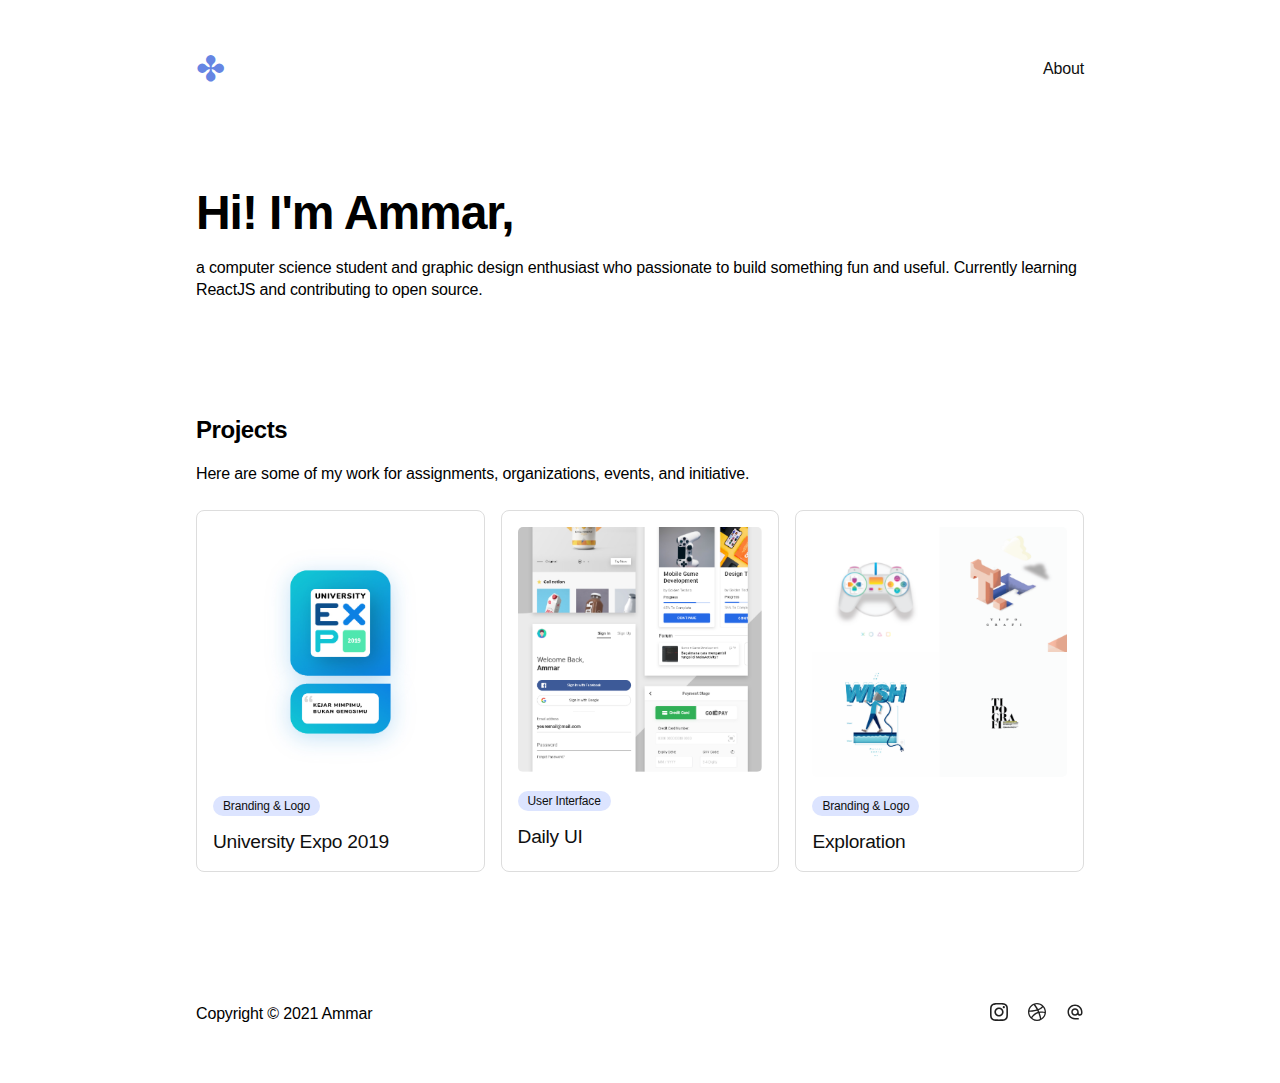
<file: index.html>
<!DOCTYPE html>
<html>
  <head>
    <meta charset="UTF-8" />
    <meta name="viewport" content="width=device-width, initial-scale=1" />
    <title>Home • Ammar</title>
    <link rel="icon" type="image/png" href="favicon.png" />
    <link rel="stylesheet" type="text/css" href="style.css" />
  </head>
  <body>
    <nav class="row menu">
      <div class="navbar">
        <a href="index.html">
          <div class="logo">
            ✤
            <!-- <img src="logo.svg" alt="Logo"> -->
          </div>
        </a>
        <ul>
          <li><a href="about.html">About</a></li>
        </ul>
      </div>
    </nav>

    <main>
      <section class="row header">
        <div class="header">
          <h1>Hi! I'm Ammar,</h1>
          <div class="header-desc">
            <p>
              a computer science student and graphic design enthusiast who
              passionate to build something fun and useful. Currently learning
              ReactJS and contributing to open source.
            </p>
          </div>
        </div>
      </section>

      <section class="row projects">
        <div class="projects">
          <h2>Projects</h2>
          <p>
            Here are some of my work for assignments, organizations, events, and
            initiative.
          </p>
          <div class="work">
            <div class="project">
              <img
                class="project-thumbnail"
                src="assets/portfolio1.png"
                alt="University Expo 2019"
              />
              <span class="category">Branding & Logo</span>
              <h3 class="project-title">
                <a
                  href="https://www.instagram.com/universityexpo19"
                  target="_blank"
                  >University Expo 2019</a
                >
              </h3>
            </div>
            <div class="project">
              <img
                class="project-thumbnail"
                src="assets/portfolio2.png"
                alt="Daily UI"
              />
              <span class="category">User Interface</span>
              <h3 class="project-title">
                <a href="https://www.instagram.com/abdmmar" target="_blank"
                  >Daily UI</a
                >
              </h3>
            </div>
            <div class="project">
              <img
                class="project-thumbnail"
                src="assets/portfolio3.png"
                alt="Exploration"
              />
              <span class="category">Branding & Logo</span>
              <h3 class="project-title">
                <a href="https://www.instagram.com/abdmmar" target="_blank"
                  >Exploration</a
                >
              </h3>
            </div>
          </div>
        </div>
      </section>
    </main>

    <footer class="row">
      <div class="footer">
        <div class="copyright">
          <span>Copyright © 2021 Ammar</span>
        </div>
        <div class="social-media">
          <ul>
            <li>
              <a
                href="https://www.instagram.com/abdmmar"
                target="_blank"
                rel="noopener noreferrer"
                aria-label="Follow my Instagram"
                ><svg
                  width="18"
                  height="18"
                  role="img"
                  viewBox="0 0 24 24"
                  fill="currentColor"
                  color="#000"
                  xmlns="http://www.w3.org/2000/svg"
                >
                  <title>Instagram</title>
                  <path
                    d="M12 0C8.74 0 8.333.015 7.053.072 5.775.132 4.905.333 4.14.63c-.789.306-1.459.717-2.126 1.384S.935 3.35.63 4.14C.333 4.905.131 5.775.072 7.053.012 8.333 0 8.74 0 12s.015 3.667.072 4.947c.06 1.277.261 2.148.558 2.913.306.788.717 1.459 1.384 2.126.667.666 1.336 1.079 2.126 1.384.766.296 1.636.499 2.913.558C8.333 23.988 8.74 24 12 24s3.667-.015 4.947-.072c1.277-.06 2.148-.262 2.913-.558.788-.306 1.459-.718 2.126-1.384.666-.667 1.079-1.335 1.384-2.126.296-.765.499-1.636.558-2.913.06-1.28.072-1.687.072-4.947s-.015-3.667-.072-4.947c-.06-1.277-.262-2.149-.558-2.913-.306-.789-.718-1.459-1.384-2.126C21.319 1.347 20.651.935 19.86.63c-.765-.297-1.636-.499-2.913-.558C15.667.012 15.26 0 12 0zm0 2.16c3.203 0 3.585.016 4.85.071 1.17.055 1.805.249 2.227.415.562.217.96.477 1.382.896.419.42.679.819.896 1.381.164.422.36 1.057.413 2.227.057 1.266.07 1.646.07 4.85s-.015 3.585-.074 4.85c-.061 1.17-.256 1.805-.421 2.227-.224.562-.479.96-.899 1.382-.419.419-.824.679-1.38.896-.42.164-1.065.36-2.235.413-1.274.057-1.649.07-4.859.07-3.211 0-3.586-.015-4.859-.074-1.171-.061-1.816-.256-2.236-.421-.569-.224-.96-.479-1.379-.899-.421-.419-.69-.824-.9-1.38-.165-.42-.359-1.065-.42-2.235-.045-1.26-.061-1.649-.061-4.844 0-3.196.016-3.586.061-4.861.061-1.17.255-1.814.42-2.234.21-.57.479-.96.9-1.381.419-.419.81-.689 1.379-.898.42-.166 1.051-.361 2.221-.421 1.275-.045 1.65-.06 4.859-.06l.045.03zm0 3.678c-3.405 0-6.162 2.76-6.162 6.162 0 3.405 2.76 6.162 6.162 6.162 3.405 0 6.162-2.76 6.162-6.162 0-3.405-2.76-6.162-6.162-6.162zM12 16c-2.21 0-4-1.79-4-4s1.79-4 4-4 4 1.79 4 4-1.79 4-4 4zm7.846-10.405c0 .795-.646 1.44-1.44 1.44-.795 0-1.44-.646-1.44-1.44 0-.794.646-1.439 1.44-1.439.793-.001 1.44.645 1.44 1.439z"
                  ></path></svg
              ></a>
            </li>
            <li>
              <a
                href="https://www.dribbble.com/abdmmar"
                target="_blank"
                rel="noopener noreferrer"
                aria-label="Checkout my UI Design on Dribbble"
                ><svg
                  width="18"
                  height="18"
                  role="img"
                  viewBox="0 0 24 24"
                  fill="currentColor"
                  color="#000"
                  xmlns="http://www.w3.org/2000/svg"
                >
                  <title>Dribbble</title>
                  <path
                    d="M12 24C5.385 24 0 18.615 0 12S5.385 0 12 0s12 5.385 12 12-5.385 12-12 12zm10.12-10.358c-.35-.11-3.17-.953-6.384-.438 1.34 3.684 1.887 6.684 1.992 7.308 2.3-1.555 3.936-4.02 4.395-6.87zm-6.115 7.808c-.153-.9-.75-4.032-2.19-7.77l-.066.02c-5.79 2.015-7.86 6.025-8.04 6.4 1.73 1.358 3.92 2.166 6.29 2.166 1.42 0 2.77-.29 4-.814zm-11.62-2.58c.232-.4 3.045-5.055 8.332-6.765.135-.045.27-.084.405-.12-.26-.585-.54-1.167-.832-1.74C7.17 11.775 2.206 11.71 1.756 11.7l-.004.312c0 2.633.998 5.037 2.634 6.855zm-2.42-8.955c.46.008 4.683.026 9.477-1.248-1.698-3.018-3.53-5.558-3.8-5.928-2.868 1.35-5.01 3.99-5.676 7.17zM9.6 2.052c.282.38 2.145 2.914 3.822 6 3.645-1.365 5.19-3.44 5.373-3.702-1.81-1.61-4.19-2.586-6.795-2.586-.825 0-1.63.1-2.4.285zm10.335 3.483c-.218.29-1.935 2.493-5.724 4.04.24.49.47.985.68 1.486.08.18.15.36.22.53 3.41-.43 6.8.26 7.14.33-.02-2.42-.88-4.64-2.31-6.38z"
                  ></path></svg
              ></a>
            </li>
            <li>
              <a
                href="mailto:abd.ammar.mar@gmail.com"
                target="_blank"
                rel="noopener noreferrer"
                aria-label="Email me "
                ><svg
                  width="18"
                  height="18"
                  xmlns="http://www.w3.org/2000/svg"
                  viewBox="0 0 24 24"
                  fill="currentColor"
                  color="#000"
                >
                  <path d="M0 0h24v24H0z" fill="none"></path>
                  <path
                    d="M12 2C6.48 2 2 6.48 2 12s4.48 10 10 10h5v-2h-5c-4.34 0-8-3.66-8-8s3.66-8 8-8 8 3.66 8 8v1.43c0 .79-.71 1.57-1.5 1.57s-1.5-.78-1.5-1.57V12c0-2.76-2.24-5-5-5s-5 2.24-5 5 2.24 5 5 5c1.38 0 2.64-.56 3.54-1.47.65.89 1.77 1.47 2.96 1.47 1.97 0 3.5-1.6 3.5-3.57V12c0-5.52-4.48-10-10-10zm0 13c-1.66 0-3-1.34-3-3s1.34-3 3-3 3 1.34 3 3-1.34 3-3 3z"
                  ></path></svg
              ></a>
            </li>
          </ul>
        </div>
      </div>
    </footer>
  </body>
</html>
</file>
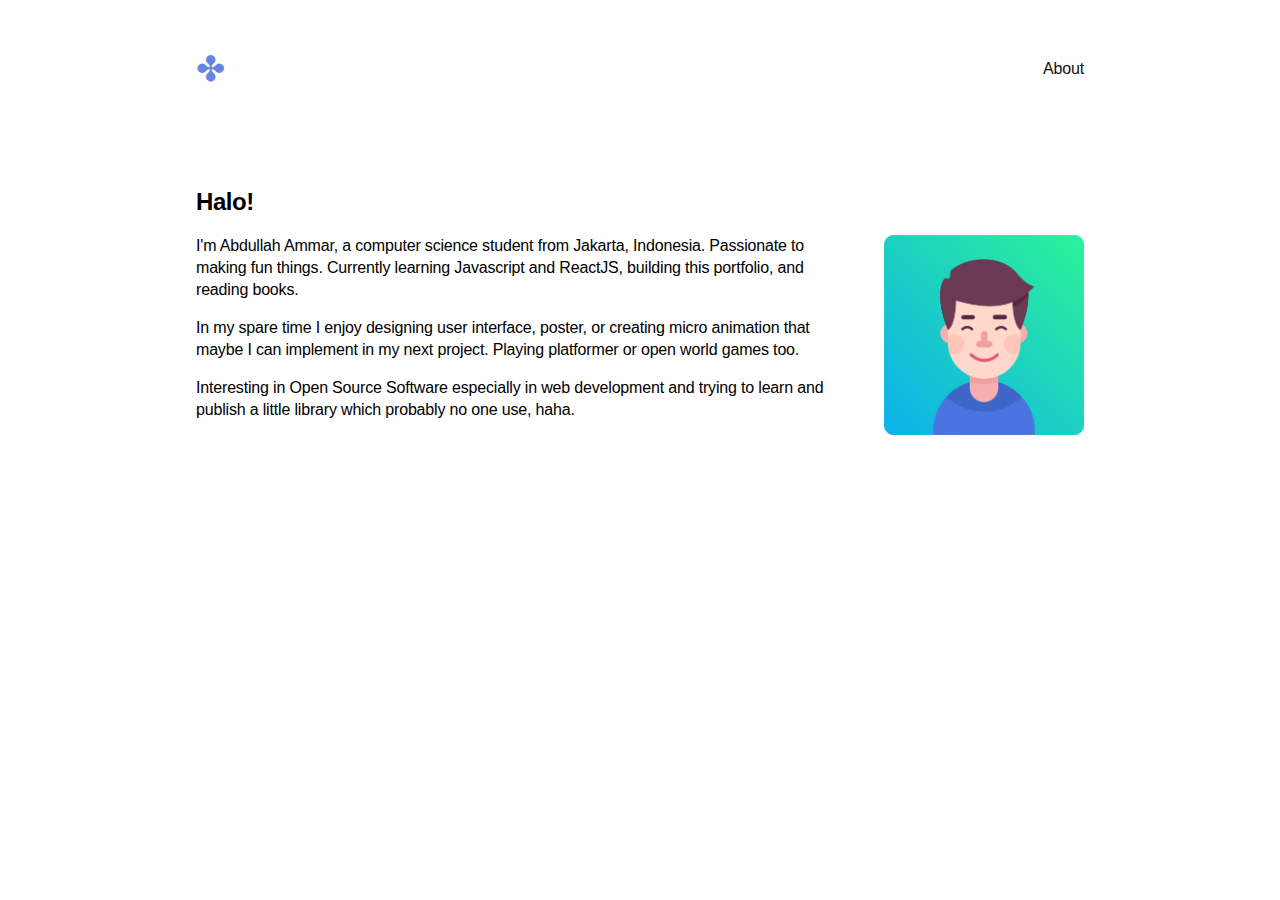
<file: about.html>
<!DOCTYPE html>
<html lang="en">
  <head>
    <meta charset="UTF-8" />
    <meta name="viewport" content="width=device-width, initial-scale=1.0" />
    <title>About • Ammar</title>
    <link rel="icon" type="image/png" href="favicon.png" />
    <link rel="stylesheet" type="text/css" href="style.css" />
  </head>
  <body>
    <nav class="row menu">
      <div class="navbar">
        <a href="index.html">
          <div class="logo">
            ✤
            <!-- <img src="logo.svg" alt="Logo"> -->
          </div>
        </a>
        <ul>
          <li><a href="about.html">About</a></li>
        </ul>
      </div>
    </nav>

    <main>
      <section class="row about">
        <div class="about-desc">
          <h2 class="title">Halo!</h2>
          <div class="about-content">
            <div class="about-my-self">
              <p>
                I'm Abdullah Ammar, a computer science student from Jakarta,
                Indonesia. Passionate to making fun things. Currently learning
                Javascript and ReactJS, building this portfolio, and reading
                books.
              </p>
              <p>
                In my spare time I enjoy designing user interface, poster, or
                creating micro animation that maybe I can implement in my next
                project. Playing platformer or open world games too.
              </p>
              <p>
                Interesting in Open Source Software especially in web
                development and trying to learn and publish a little library
                which probably no one use, haha.
              </p>
            </div>
            <div class="about-photo">
              <img
                class="profile-photo"
                src="assets/profile.png"
                alt="Illustration about me"
              />
            </div>
          </div>
        </div>
      </section>
    </main>
  </body>
</html>
</file>
<file: style.css>
@import url("https://rsms.me/inter/inter.css");

html {
  font-family: "Inter", sans-serif;
}
@supports (font-variation-settings: normal) {
  html {
    font-family: "Inter var", sans-serif;
  }
}

:root {
  --primary-color: #6685e3;
  --sec-color: #ecf0fd;

  --bg-color: #ffffff;
  --bg-card: #ffffff;
  --font-color: #0f0f0f;
  --font-color-sc: #767676;

  --dark-bg-color: #000000;
  --dark-bg-card: #222222;
  --dark-font-color: #ffffff;
  --dark-font-color-sc: #ebebeb;
}

:root {
  --unit: 16px;
  --hr-weight: 1.5px;
  font-size: 16px;
  font-family: "Inter", sans-serif;
  letter-spacing: -0.01em;
}

* {
  margin: 0;
  padding: 0;
}

body {
  font-family: "Inter", sans-serif;
  margin: 0;
  padding: 0;
}

a {
  color: var(--font-color);
  position: relative;
  text-decoration: none;
  transition: color 0.4s ease-out;
}

a:hover {
  color: var(--primary-color);
  text-decoration: none;
}

@keyframes anchor-underline {
  0%,
  10% {
    left: 0;
    right: 100%;
  }
  40%,
  60% {
    left: 0;
    right: 0;
  }
  90%,
  100% {
    left: 100%;
    right: 0;
  }
}

p a {
  text-decoration: underline rgba(0, 0, 0, 0.3);
}

ul {
  padding-left: 0;
}

li {
  list-style: none;
}

h1 {
  font-size: 3rem;
  letter-spacing: -0.022em;
  line-height: 56px;
  margin-bottom: 1rem;
}

h2 {
  font-size: 1.5rem;
  letter-spacing: -0.019em;
  line-height: 34px;
  margin-bottom: 1rem;
}

h3 {
  font-size: 1.2rem;
  letter-spacing: -0.014em;
  line-height: 26px;
  font-weight: 500;
  margin-bottom: 1rem;
}

h3 > a[href] {
  text-decoration: none;
}

h3 > a::after {
  border-top: 0.1em solid;
  content: "";
  position: absolute;
  right: 100%;
  bottom: 0.1em;
  left: 0;
  transition: right 0.4s cubic-bezier(0, 0.5, 0, 1);
}

h3 > a:hover::after {
  animation: anchor-underline 1s cubic-bezier(0, 0.5, 0, 1) infinite;
}

p {
  margin-bottom: 1rem;
  font-size: 1rem;
  letter-spacing: -0.011em;
  line-height: 22px;
}

img {
  width: 100%;
}

.row {
  padding: 3rem;
  display: flex;
  justify-content: center;
}

.row > * {
  width: 100%;
  max-width: 888px;
}

main,
.work article {
  animation: transitionIn 500ms;
}

@keyframes transitionIn {
  from {
    opacity: 0;
    transform: translateY(20px);
  }
  to {
    opacity: 1;
    transform: translateY(0);
  }
}

.logo {
  text-decoration: none;
  font-size: 2.2rem;
  color: var(--primary-color) !important;
  transition: 200ms ease;
  margin: 0;
  max-width: 30px;
}

.navbar {
  display: flex;
  flex-direction: row;
  justify-content: space-between;
  align-items: center;
}

.navbar ul {
  display: flex;
  flex-direction: row;
}

.navbar ul li:first-child {
  margin-left: 0;
}

.navbar ul li {
  margin-left: 15px;
}

.navbar ul li a::after {
  border-top: 0.1em solid;
  content: "";
  position: absolute;
  right: 100%;
  bottom: 0.1em;
  left: 0;
  transition: right 0.4s cubic-bezier(0, 0.5, 0, 1);
}

.navbar ul li a:hover::after {
  animation: anchor-underline 1s cubic-bezier(0, 0.5, 0, 1) infinite;
}

.work {
  display: flex;
  flex-direction: row;
  margin: 25px 0;
}

.work .project:nth-child(1) {
  margin-left: 0;
}

.work .project {
  margin-left: 1rem;
  padding: 1rem;
  border-radius: 8px;
  border: 0.5px solid rgb(221, 221, 221);
}

.work .project-thumbnail {
  margin-bottom: 15px;
  border-radius: 5px;
  max-height: 250px;
}

.work .project-title {
  margin: 0;
  margin-top: 15px;
}

.category {
  color: var(--font-color);
  font-size: 12px;
  padding: 3px 10px;
  border-radius: 50px;
  background-color: #dce4ff;
}

.footer {
  display: flex;
  flex-direction: row;
  justify-content: space-between;
  align-items: center;
}

.footer .social-media ul {
  display: flex;
  flex-direction: row;
}

.footer .social-media ul li:first-child {
  margin: 10px 0;
  margin-left: 0;
}

.footer .social-media ul li {
  margin: 10px 0;
  margin-left: 20px;
}

.footer .social-media ul li a svg {
  fill: var(--dark-bg-card);
  transition: all 300ms;
}

.footer .social-media ul li a svg:hover {
  fill: var(--primary-color);
}

/* ABOUT PAGE */

.about-content {
  display: flex;
  flex-direction: row;
}

.about-content .about-my-self {
  margin-right: 50px;
}

.about-content .about-photo .profile-photo {
  width: 200px;
}
</file>
